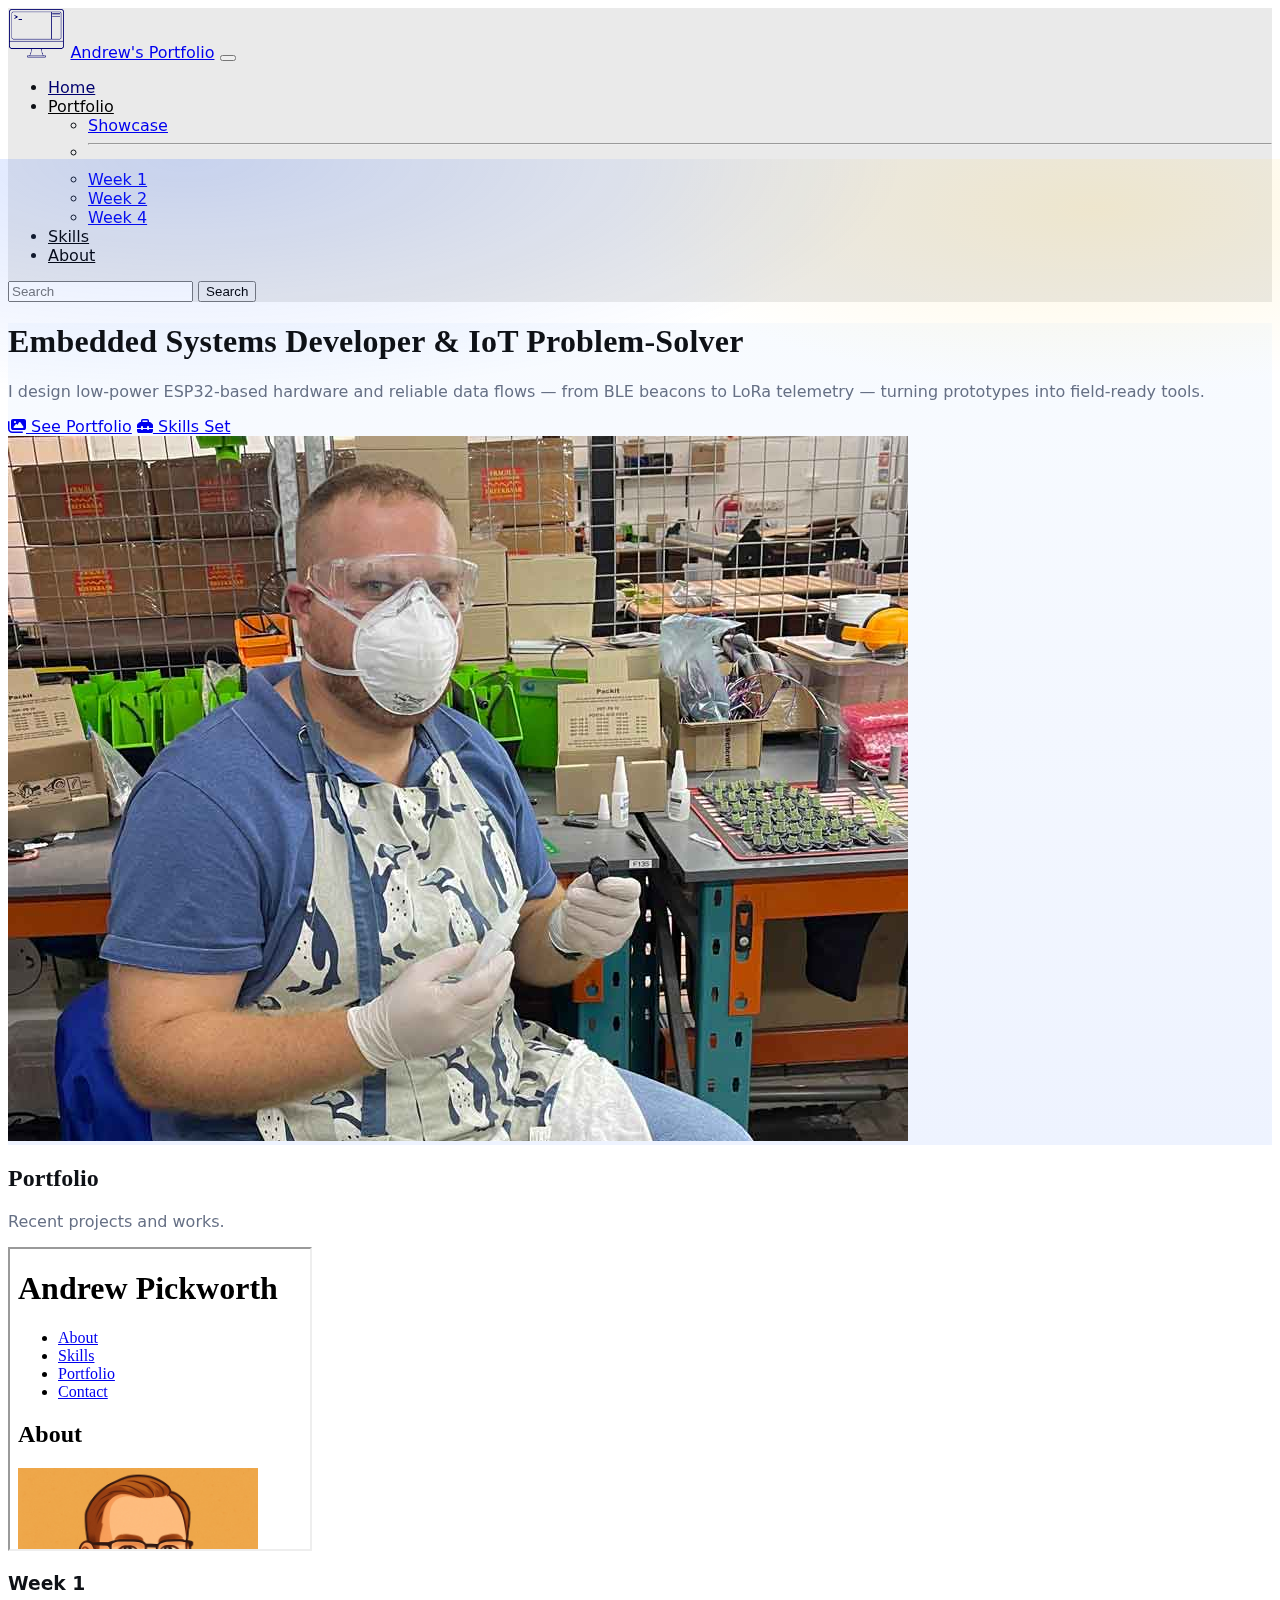
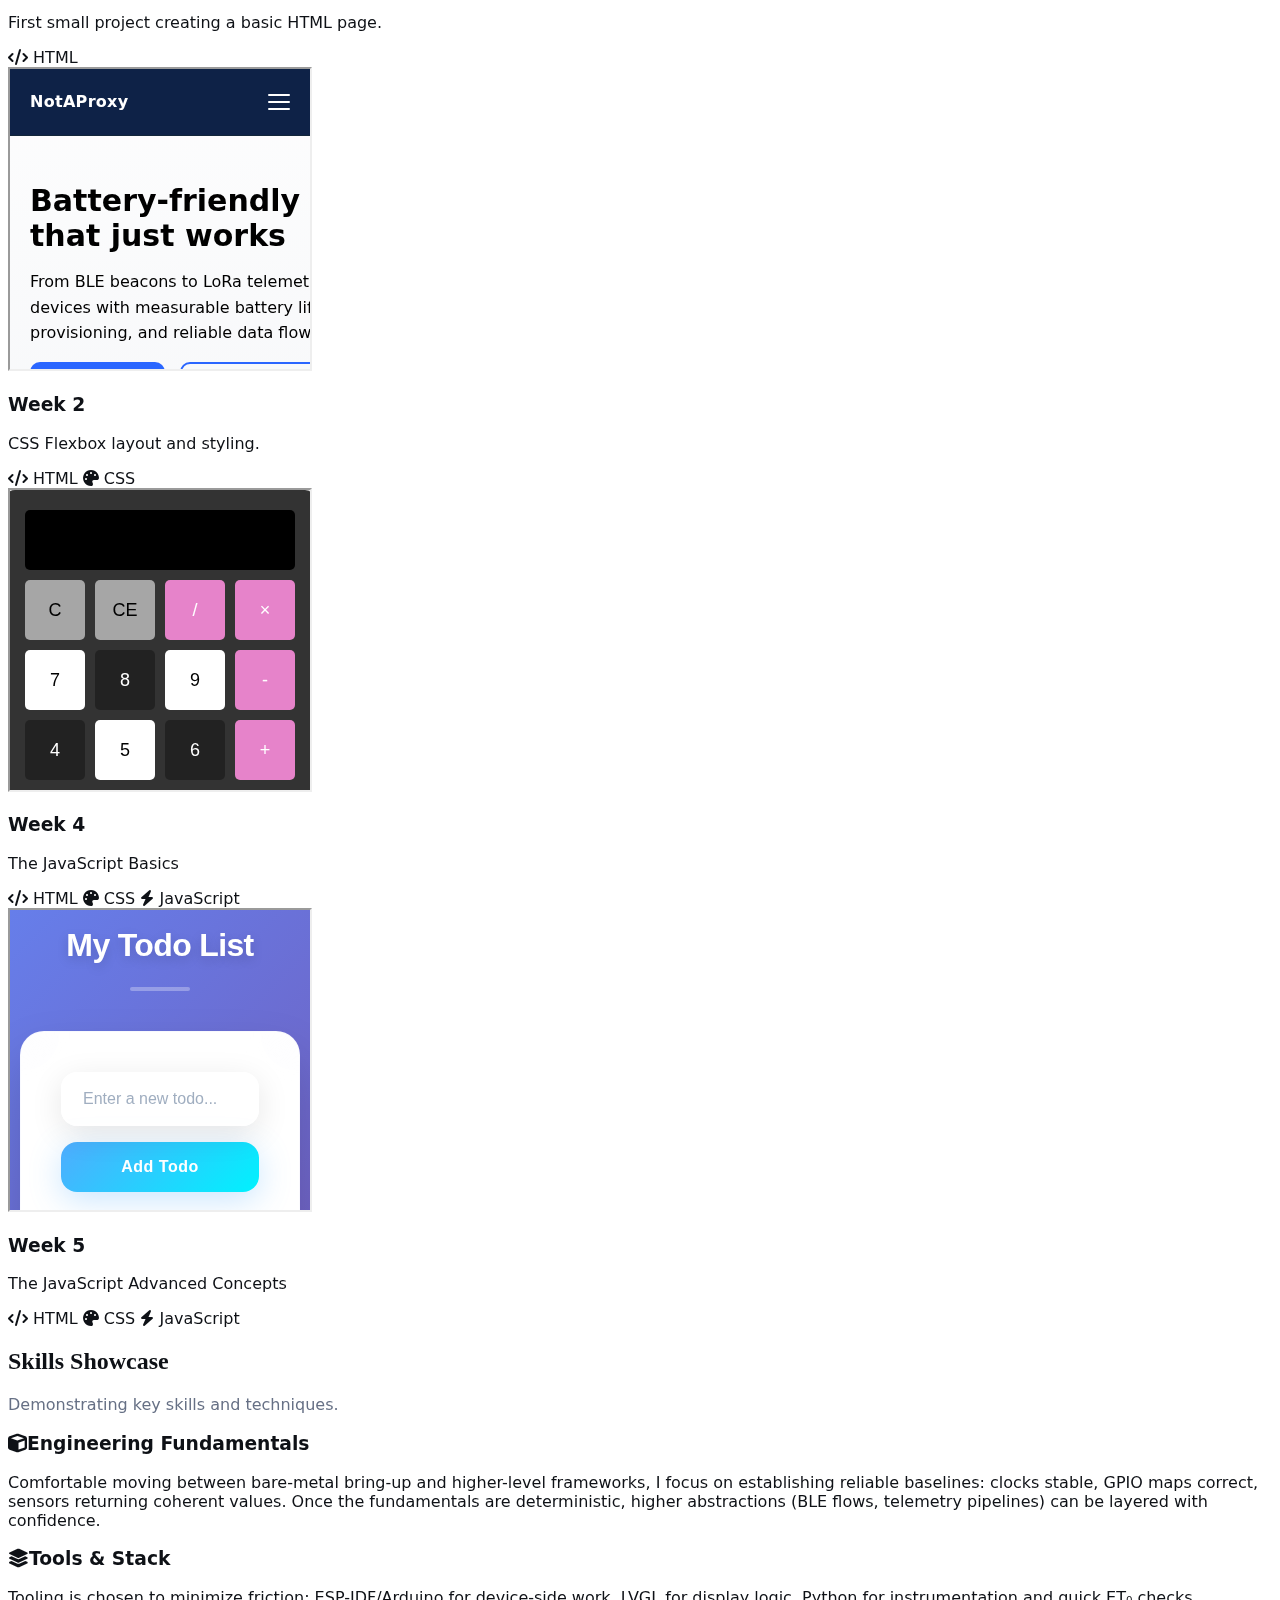
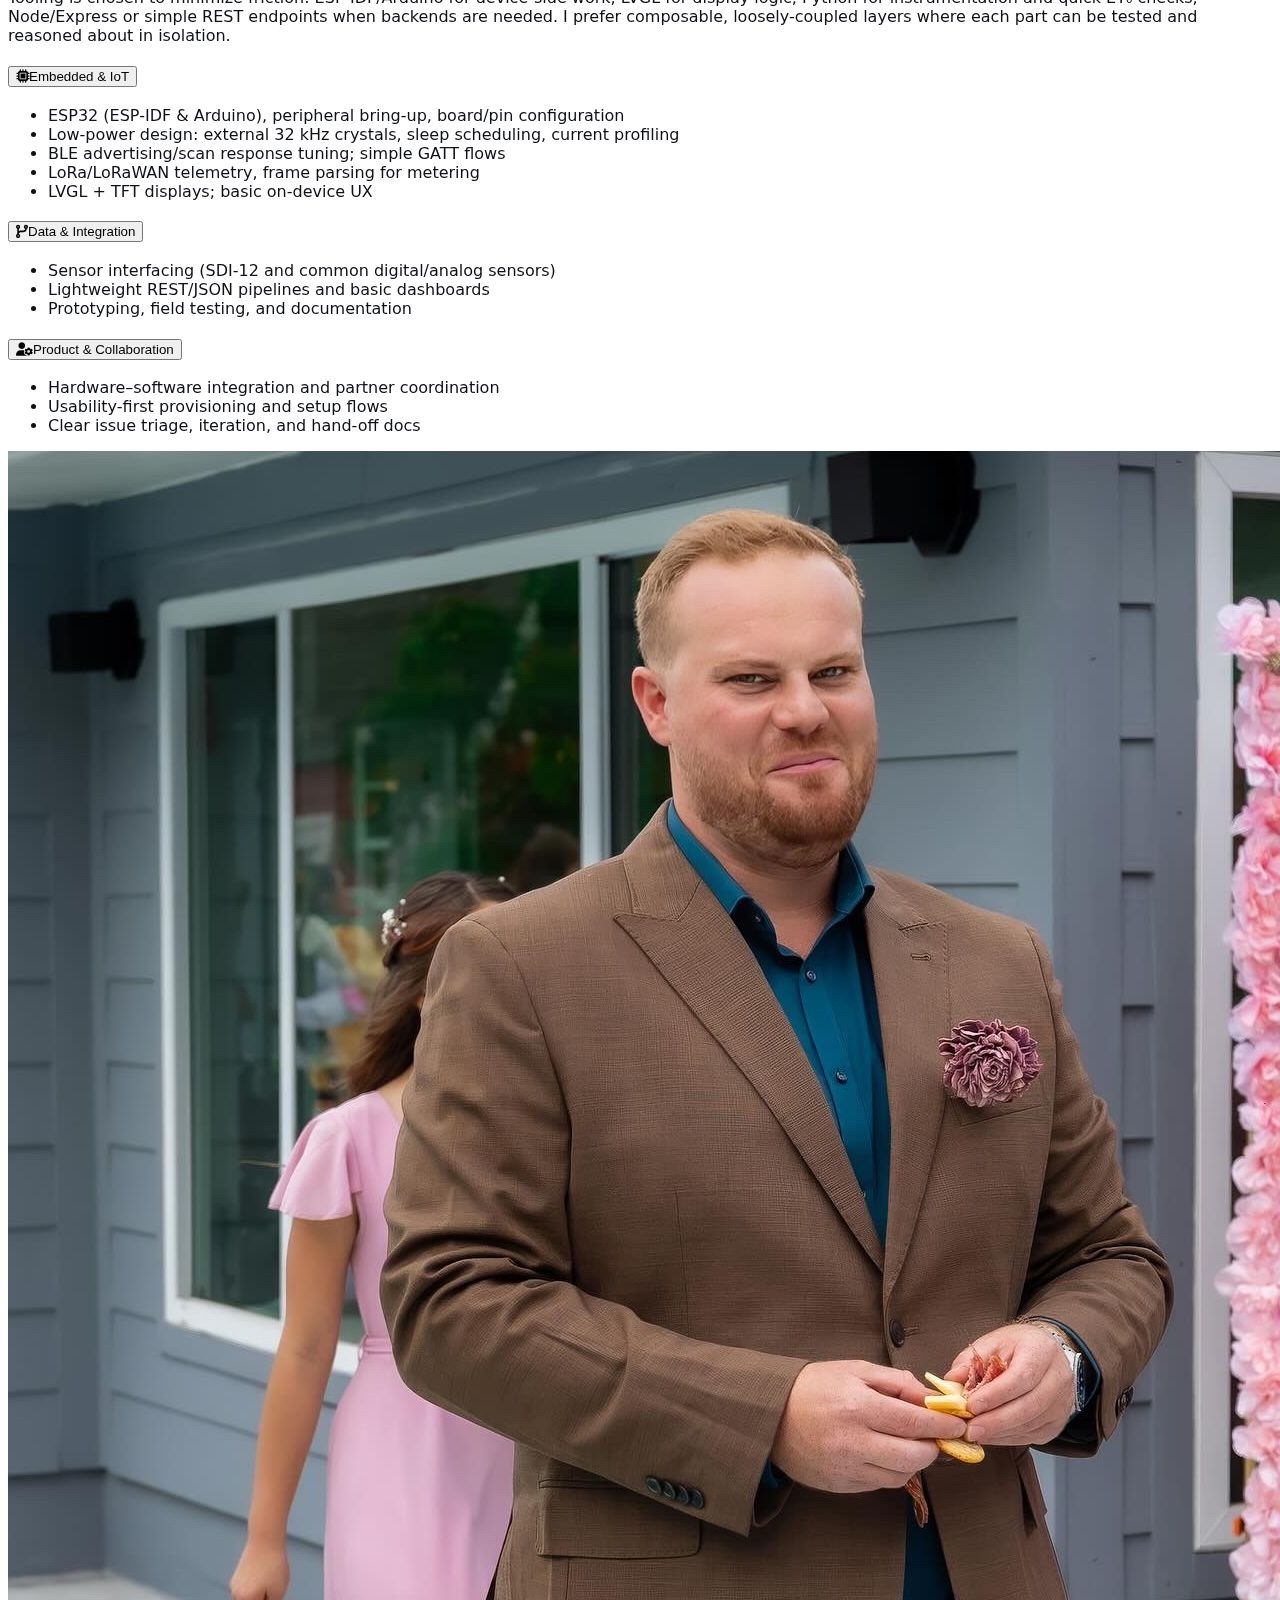
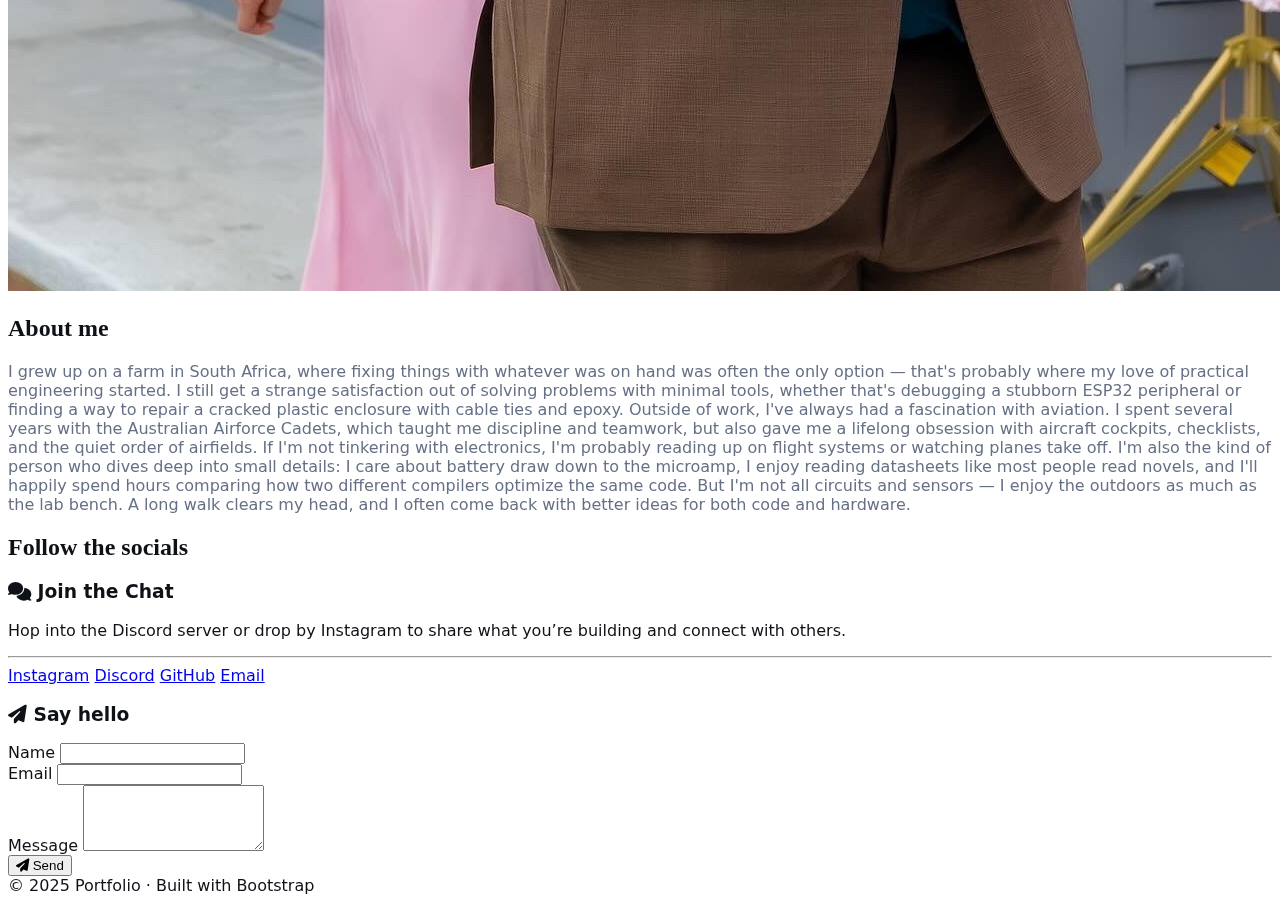
<file: index.html>
<!DOCTYPE html>
<html lang="en">

<head>
  <meta charset="UTF-8">
  <meta name="viewport" content="width=device-width, initial-scale=1.0">
  <title>Code Academy Portfolio</title>
  <meta name="description" content="A portfolio showcasing projects and skills learned from Code Academy Bootcamp.">
  <link href="https://cdn.jsdelivr.net/npm/bootstrap@5.3.8/dist/css/bootstrap.min.css" rel="stylesheet"
    integrity="sha384-sRIl4kxILFvY47J16cr9ZwB07vP4J8+LH7qKQnuqkuIAvNWLzeN8tE5YBujZqJLB" crossorigin="anonymous">
  <link href="https://cdnjs.cloudflare.com/ajax/libs/font-awesome/6.5.2/css/all.min.css" rel="stylesheet"
    referrerpolicy="no-referrer">
  <link href="styles.css" rel="stylesheet">
</head>

<body data-bs-spy="scroll" data-bs-target="#navbarSupportedContent" data-bs-root-margin="0px 0px -30%"
  data-bs-smooth-scroll="true" tabindex="0">

  <header class="sticky-top shadow-sm">
    <nav class="navbar navbar-expand-lg bg-translucent">
      <div class="container-fluid">
        <img src="Logo.gif" height="50" alt="Logo">
        <a class="navbar-brand ms-3" href="#main">Andrew's Portfolio</a>

        <button class="navbar-toggler" type="button" data-bs-toggle="collapse" data-bs-target="#navbarSupportedContent"
          aria-controls="navbarSupportedContent" aria-expanded="false" aria-label="Toggle navigation">
          <span class="navbar-toggler-icon"></span>
        </button>

        <div class="collapse navbar-collapse" id="navbarSupportedContent">
          <ul class="nav nav-tabs ms-auto">
            <li class="nav-item">
              <a class="nav-link active" href="#hero">Home</a>
            </li>
            <li class="nav-item dropdown">
              <a class="nav-link dropdown-toggle" href="#" id="portfolioDropdown" role="button"
                data-bs-toggle="dropdown" aria-expanded="false">
                Portfolio
              </a>
              <ul class="dropdown-menu" aria-labelledby="portfolioDropdown">
                <li><a class="dropdown-item" href="#portfolio">Showcase</a></li>
                <li>
                  <hr class="dropdown-divider">
                </li>
                <li><a class="dropdown-item" href="001-Week/index.html">Week 1</a></li>
                <li><a class="dropdown-item" href="002-Week/index.html">Week 2</a></li>
                <li><a class="dropdown-item" href="004-Week/index.html">Week 4</a></li>
              </ul>
            </li>
            <li class="nav-item">
              <a class="nav-link" href="#skills">Skills</a>
            </li>
            <li class="nav-item">
              <a class="nav-link" href="#about">About</a>
            </li>
          </ul>

          <form id="pageSearch" class="d-flex ms-lg-3 mt-3 mt-lg-0" role="search">
            <input id="searchInput" class="form-control me-2" type="search" placeholder="Search" aria-label="Search">
            <button class="btn btn-outline-success" type="submit">Search</button>
          </form>
        </div>
      </div>
    </nav>
  </header>

  <main id="main" class="mt-3">
    <section id="hero" class="py-5 bg-hero overflow-hidden position-relative">
      <div class="container">
        <div class="row align-items-center g-4">
          <div class="col-lg-6">
            <h1 class="display-5 fw-800 animate-fade-up">Embedded Systems Developer & IoT Problem-Solver</h1>
            <p class="lead text-secondary animate-fade-up delay-1">
              I design low-power ESP32-based hardware and reliable data flows — from BLE beacons to LoRa telemetry —
              turning prototypes into field-ready tools.
            </p>
            <div class="d-flex gap-3 animate-fade-up delay-2">
              <a class="btn btn-primary btn-lg" href="#portfolio"><i class="fa-solid fa-images"></i> See Portfolio</a>
              <a class="btn btn-outline-secondary btn-lg" href="#skills"><i class="fa-solid fa-toolbox"></i> Skills
                Set</a>
            </div>
          </div>
          <div class="col-lg-6 text-center">
            <img class="img-fluid rounded shadow-lg animate-float" src="AndrewMain.jpg"
              alt="Andrew at his workspace, surrounded by electronics and tools.">
          </div>
        </div>
      </div>
    </section>

    <section id="portfolio" class="py-5">
      <div class="container">
        <header class="mb-4">
          <h2 class="h1 fw-800">Portfolio</h2>
          <p class="text-secondary mb-0">Recent projects and works.</p>
        </header>

        <div class="row g-4">
          <article class="col-12 col-md-6 col-lg-4">
            <div class="card h-100 hover-pop">
              <iframe class="card-img-top" src="001-Week/index.html" height="300"
                title="Preview of Week 1 project"></iframe>
              <div class="card-body">
                <h3 class="h5 card-title">Week 1</h3>
                <p class="card-text">First small project creating a basic HTML page.</p>
                <a href="001-Week/index.html" class="stretched-link"></a>
              </div>
              <div class="card-footer bg-transparent border-0 pt-0">
                <span class="badge text-bg-primary"><i class="fa-solid fa-code"></i> HTML</span>
              </div>
            </div>
          </article>

          <article class="col-12 col-md-6 col-lg-4">
            <div class="card h-100 hover-pop">
              <iframe class="card-img-top" src="002-Week/index.html" height="300"
                title="Preview of Week 2 project"></iframe>
              <div class="card-body">
                <h3 class="h5 card-title">Week 2</h3>
                <p class="card-text">CSS Flexbox layout and styling.</p>
                <a href="002-Week/index.html" class="stretched-link"></a>
              </div>
              <div class="card-footer bg-transparent border-0 pt-0">
                <span class="badge text-bg-primary"><i class="fa-solid fa-code"></i> HTML</span>
                <span class="badge text-bg-warning"><i class="fa-solid fa-palette"></i> CSS</span>
              </div>
            </div>
          </article>

          <article class="col-12 col-md-6 col-lg-4">
            <div class="card h-100 hover-pop">
              <iframe class="card-img-top" src="004-Week/index.html" height="300"
                title="Preview of Week 4 project"></iframe>
              <div class="card-body">
                <h3 class="h5 card-title">Week 4</h3>
                <p class="card-text">The JavaScript Basics</p>
                <a href="004-Week/index.html" class="stretched-link"></a>
              </div>
              <div class="card-footer bg-transparent border-0 pt-0">
                <span class="badge text-bg-primary"><i class="fa-solid fa-code"></i> HTML</span>
                <span class="badge text-bg-warning"><i class="fa-solid fa-palette"></i> CSS</span>
                <span class="badge text-bg-success"><i class="fa-solid fa-bolt"></i> JavaScript</span>
              </div>
            </div>
          </article>

          <article class="col-12 col-md-6 col-lg-4">
            <div class="card h-100 hover-pop">
              <iframe class="card-img-top" src="005-Week/index.html" height="300"
                title="Preview of Week 5 project"></iframe>
              <div class="card-body">
                <h3 class="h5 card-title">Week 5</h3>
                <p class="card-text">The JavaScript Advanced Concepts</p>
                <a href="005-Week/index.html" class="stretched-link"></a>
              </div>
              <div class="card-footer bg-transparent border-0 pt-0">
                <span class="badge text-bg-primary"><i class="fa-solid fa-code"></i> HTML</span>
                <span class="badge text-bg-warning"><i class="fa-solid fa-palette"></i> CSS</span>
                <span class="badge text-bg-success"><i class="fa-solid fa-bolt"></i> JavaScript</span>
              </div>
            </div>
          </article>
        </div>
      </div>
    </section>

    <section id="skills" class="py-5 bg-body-tertiary">
      <div class="container">
        <header class="mb-4">
          <h2 class="h1 fw-800">Skills Showcase</h2>
          <p class="text-secondary mb-0">Demonstrating key skills and techniques.</p>
        </header>

        <div class="row g-4">
          <div class="col-lg-6">
            <div class="row g-4">
              <div class="col-12">
                <div class="p-4 rounded-3 border bg-white">
                  <h3 class="h5 mb-2"><i class="fa-solid fa-cube  text-primary me-2"></i>Engineering
                    Fundamentals</h3>
                  <p class="mb-0">Comfortable moving between bare-metal bring-up and higher-level frameworks, I focus on
                    establishing reliable baselines: clocks stable, GPIO maps correct, sensors returning coherent
                    values. Once the fundamentals are deterministic, higher abstractions (BLE flows, telemetry
                    pipelines) can be layered with confidence.</p>
                </div>
              </div>
              <div class="col-12">
                <div class="p-4 rounded-3 border bg-white">
                  <h3 class="h5 mb-2"><i class="fa-solid fa-layer-group text-primary me-2"></i>Tools & Stack</h3>
                  <p class="mb-0">Tooling is chosen to minimize friction: ESP-IDF/Arduino for device-side work, LVGL for
                    display logic, Python for instrumentation and quick ET₀ checks, Node/Express or simple REST
                    endpoints when backends are needed. I prefer composable, loosely-coupled layers where each part can
                    be tested and reasoned about in isolation.</p>
                </div>
              </div>
            </div>
          </div>

          <div class="col-lg-6">
            <div class="accordion" id="tipsAcc">
              <div class="accordion-item">
                <h3 class="accordion-header" id="tip1">
                  <button class="accordion-button" type="button" data-bs-toggle="collapse" data-bs-target="#c1"
                    aria-expanded="true" aria-controls="c1">
                    <i class="fa-solid fa-microchip me-2 text-primary"></i>Embedded & IoT
                  </button>
                </h3>
                <div id="c1" class="accordion-collapse collapse show" aria-labelledby="tip1" data-bs-parent="#tipsAcc">
                  <div class="accordion-body">
                    <ul>
                      <li>ESP32 (ESP-IDF & Arduino), peripheral bring-up, board/pin configuration</li>
                      <li>Low-power design: external 32&nbsp;kHz crystals, sleep scheduling, current profiling</li>
                      <li>BLE advertising/scan response tuning; simple GATT flows</li>
                      <li>LoRa/LoRaWAN telemetry, frame parsing for metering</li>
                      <li>LVGL + TFT displays; basic on-device UX</li>
                    </ul>
                  </div>
                </div>
              </div>

              <div class="accordion-item">
                <h3 class="accordion-header" id="tip2">
                  <button class="accordion-button collapsed" type="button" data-bs-toggle="collapse"
                    data-bs-target="#c2" aria-expanded="false" aria-controls="c2">
                    <i class="fa-solid fa-code-branch me-2 text-primary"></i>Data & Integration
                  </button>
                </h3>
                <div id="c2" class="accordion-collapse collapse" aria-labelledby="tip2" data-bs-parent="#tipsAcc">
                  <div class="accordion-body">
                    <ul>
                      <li>Sensor interfacing (SDI-12 and common digital/analog sensors)</li>
                      <li>Lightweight REST/JSON pipelines and basic dashboards</li>
                      <li>Prototyping, field testing, and documentation</li>
                    </ul>
                  </div>
                </div>
              </div>

              <div class="accordion-item">
                <h3 class="accordion-header" id="tip3">
                  <button class="accordion-button collapsed" type="button" data-bs-toggle="collapse"
                    data-bs-target="#c3" aria-expanded="false" aria-controls="c3">
                    <i class="fa-solid fa-user-gear me-2 text-primary"></i>Product & Collaboration
                  </button>
                </h3>
                <div id="c3" class="accordion-collapse collapse" aria-labelledby="tip3" data-bs-parent="#tipsAcc">
                  <div class="accordion-body">
                    <ul>
                      <li>Hardware–software integration and partner coordination</li>
                      <li>Usability-first provisioning and setup flows</li>
                      <li>Clear issue triage, iteration, and hand-off docs</li>
                    </ul>
                  </div>
                </div>
              </div>
            </div>
          </div>

        </div>
      </div>
    </section>

    <section id="about" class="py-5">
      <div class="container">
        <div class="row g-4 align-items-center">
          <div class="col-md-5 text-center">
            <img class="img-fluid rounded-4 shadow-sm tilt-on-hover" src="AndrewSecondary.jpg"
              alt="Andrew in a fancy shirt, smiling at the camera.">
          </div>
          <div class="col-md-7">
            <h2 class="h1 fw-800">About me</h2>
            <p class="text-secondary">
              I grew up on a farm in South Africa, where fixing things with whatever was on hand was often the only
              option — that's probably where my love of practical engineering started. I still get a strange
              satisfaction out of solving problems with minimal tools, whether that's debugging a stubborn ESP32
              peripheral or finding a way to repair a cracked plastic enclosure with cable ties and epoxy.
              Outside of work, I've always had a fascination with aviation. I spent several years with the Australian
              Airforce Cadets, which taught me discipline and teamwork, but also gave me a lifelong obsession with
              aircraft cockpits, checklists, and the quiet order of airfields. If I'm not tinkering with electronics,
              I'm probably reading up on flight systems or watching planes take off.
              I'm also the kind of person who dives deep into small details: I care about battery draw down to the
              microamp, I enjoy reading datasheets like most people read novels, and I'll happily spend hours comparing
              how two different compilers optimize the same code.
              But I'm not all circuits and sensors — I enjoy the outdoors as much as the lab bench. A long walk clears
              my head, and I often come back with better ideas for both code and hardware.
            </p>
          </div>
        </div>
      </div>
    </section>

    <section id="community" class="py-5 bg-body-tertiary">
      <div class="container">
        <header class="mb-4">
          <h2 class="h1 fw-800">Follow the socials</h2>
        </header>

        <div class="row g-4">
          <div class="col-lg-6">
            <div class="p-4 rounded-3 border bg-white h-100">
              <h3 class="h5 mb-3"><i class="fa-solid fa-comments text-primary me-2"></i> Join the Chat</h3>
              <p class="mb-0">Hop into the Discord server or drop by Instagram to share what you’re building and connect
                with others.</p>
              <hr>
              <a class="btn btn-outline-primary me-3" href="https://www.instagram.com/andrewpickworth">Instagram</a>
              <a class="btn btn-outline-primary me-3" href="https://discord.com/users/362559777865203722">Discord</a>
              <a class="btn btn-outline-primary me-3" href="https://github.com/andrewpickworth">GitHub</a>
              <a class="btn btn-outline-primary" href="mailto:contact@notaproxy.lol">Email</a>
            </div>
          </div>

          <div class="col-lg-6">
            <form class="p-4 rounded-3 border bg-white h-100" action="mailto:contact@notaproxy.lol" method="post"
              enctype="text/plain">
              <h3 class="h5 mb-3"><i class="fa-solid fa-paper-plane text-primary me-2"></i> Say hello</h3>
              <div class="mb-3">
                <label for="name" class="form-label">Name</label>
                <input id="name" name="Name" type="text" class="form-control" required>
              </div>
              <div class="mb-3">
                <label for="email" class="form-label">Email</label>
                <input id="email" name="Email" type="email" class="form-control" required>
              </div>
              <div class="mb-3">
                <label for="message" class="form-label">Message</label>
                <textarea id="message" name="Message" rows="4" class="form-control" required></textarea>
              </div>
              <button type="submit" class="btn btn-primary"><i class="fa-solid fa-paper-plane"></i> Send</button>
            </form>
          </div>
        </div>
      </div>
    </section>

  </main>

  <footer class="py-4 border-top">
    <div class="container small text-center">
      © <span id="year">2025</span> Portfolio · Built with Bootstrap
    </div>
  </footer>

  <script src="https://cdn.jsdelivr.net/npm/bootstrap@5.3.8/dist/js/bootstrap.bundle.min.js"
    integrity="sha384-FKyoEForCGlyvwx9Hj09JcYn3nv7wiPVlz7YYwJrWVcXK/BmnVDxM+D2scQbITxI"
    crossorigin="anonymous"></script>
  <script src="scripty.js"></script>
</body>

</html>
</file>
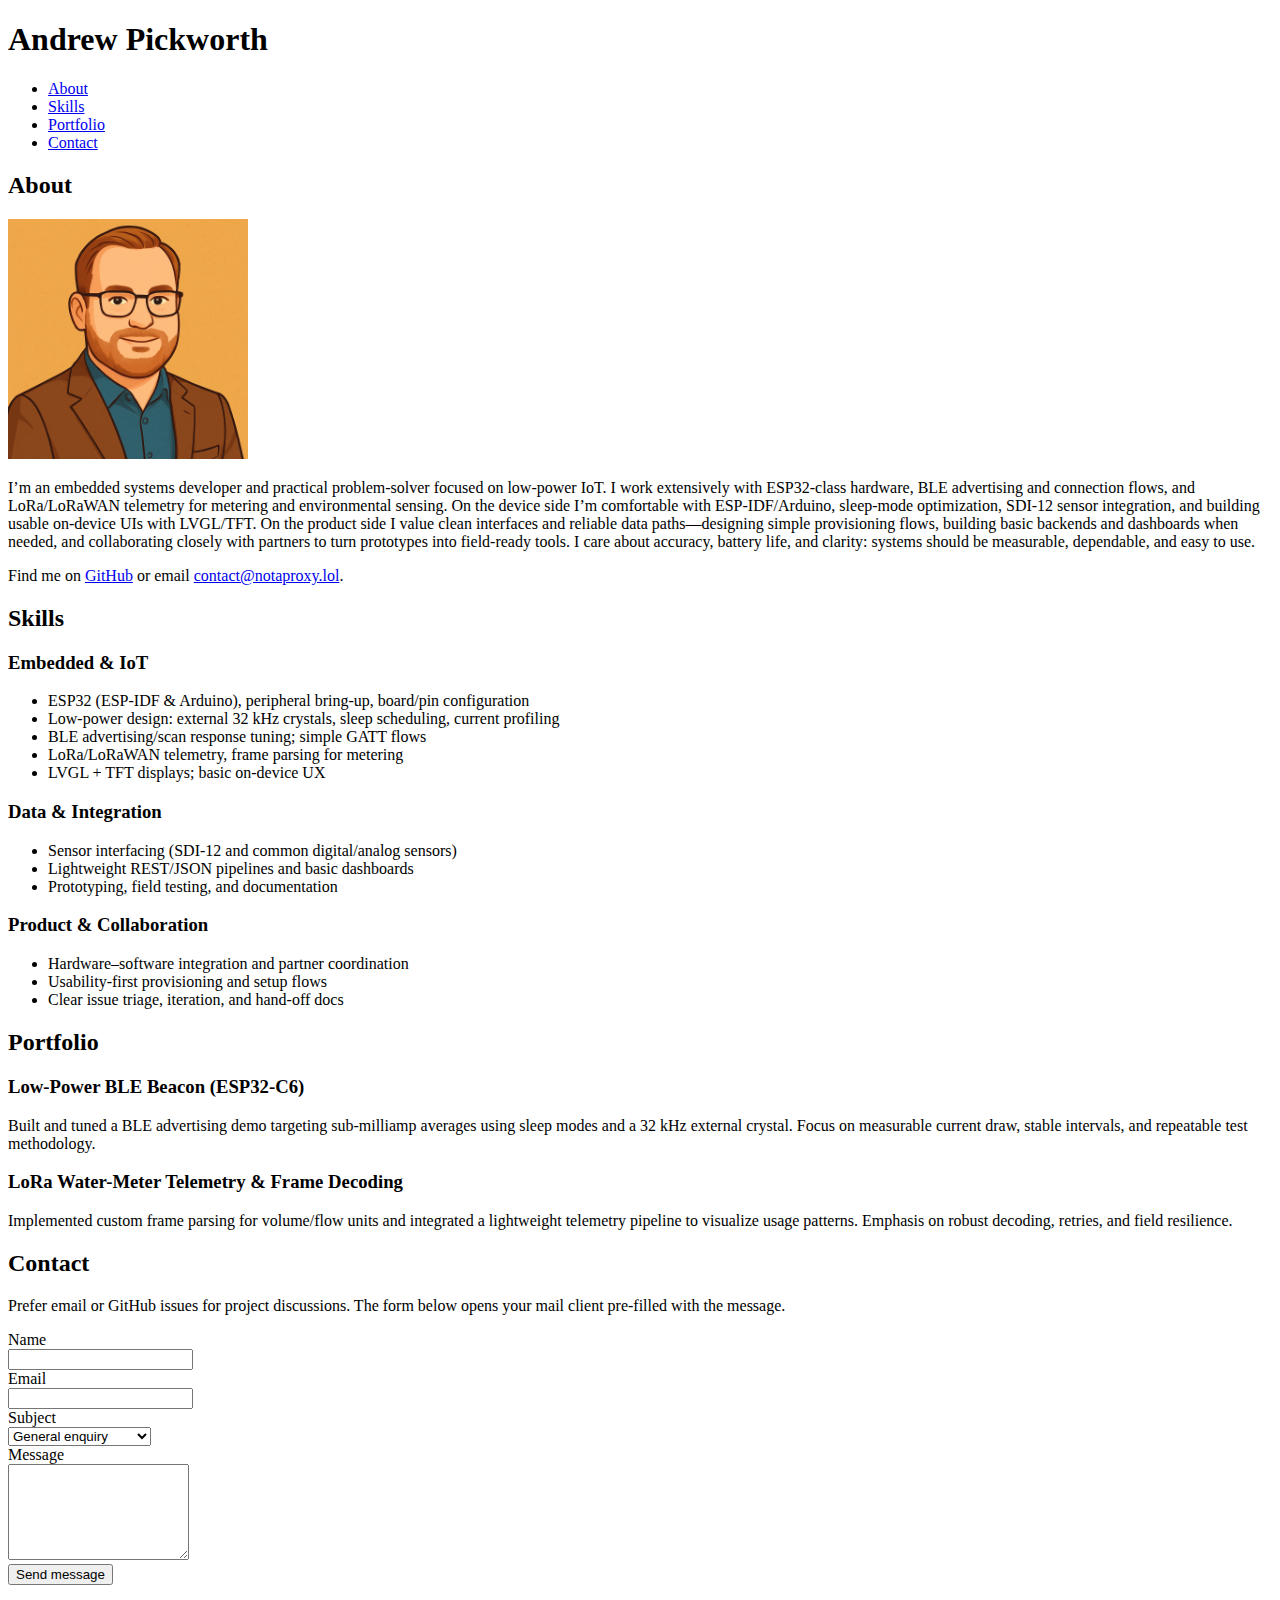
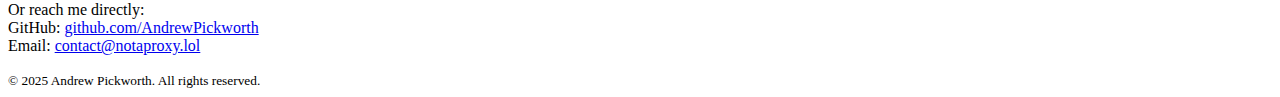
<file: 001-Week/index.html>
<!doctype html>
<html lang="en">
<head>
  <meta charset="utf-8">
  <title>Andrew Pickworth — Personal Bio & Portfolio</title>
  <meta name="viewport" content="width=device-width, initial-scale=1">
  <meta name="description" content="Personal bio and portfolio for Andrew Pickworth: embedded systems, low-power IoT, BLE, LoRa telemetry, and product collaboration. Includes skills, certificates, and contact form.">
</head>
<body>
  <header>
    <h1>Andrew Pickworth</h1>
    <nav aria-label="Primary">
      <ul>
        <li><a href="#about">About</a></li>
        <li><a href="#skills">Skills</a></li>
        <li><a href="#portfolio">Portfolio</a></li>
        <li><a href="#contact">Contact</a></li>
      </ul>
    </nav>
  </header>

  <main id="main" role="main">

    <section id="about" aria-labelledby="about-heading">
      <h2 id="about-heading">About</h2>
      <img src="AndrewProfilePicture.png" alt="Cartoon style headshot of Andrew Pickworth" width="240" height="240">
      <p>
        I’m an embedded systems developer and practical problem-solver focused on low-power IoT. I work extensively with ESP32-class hardware, BLE advertising and connection flows, and LoRa/LoRaWAN telemetry for metering and environmental sensing. 
        On the device side I’m comfortable with ESP-IDF/Arduino, sleep-mode optimization, SDI-12 sensor integration, and building usable on-device UIs with LVGL/TFT. 
        On the product side I value clean interfaces and reliable data paths—designing simple provisioning flows, building basic backends and dashboards when needed, and collaborating closely with partners to turn prototypes into field-ready tools. 
        I care about accuracy, battery life, and clarity: systems should be measurable, dependable, and easy to use.
      </p>
      <p>
        Find me on <a href="https://github.com/AndrewPickworth" target="_blank" rel="noopener">GitHub</a> or email <a href="mailto:contact@notaproxy.lol">contact@notaproxy.lol</a>.
      </p>
    </section>

    <section id="skills" aria-labelledby="skills-heading">
      <h2 id="skills-heading">Skills</h2>

      <article aria-labelledby="skill-embedded">
        <h3 id="skill-embedded">Embedded & IoT</h3>
        <ul>
          <li>ESP32 (ESP-IDF & Arduino), peripheral bring-up, board/pin configuration</li>
          <li>Low-power design: external 32&nbsp;kHz crystals, sleep scheduling, current profiling</li>
          <li>BLE advertising/scan response tuning; simple GATT flows</li>
          <li>LoRa/LoRaWAN telemetry, frame parsing for metering</li>
          <li>LVGL + TFT displays; basic on-device UX</li>
        </ul>
      </article>

      <article aria-labelledby="skill-data">
        <h3 id="skill-data">Data & Integration</h3>
        <ul>
          <li>Sensor interfacing (SDI-12 and common digital/analog sensors)</li>
          <li>Lightweight REST/JSON pipelines and basic dashboards</li>
          <li>Prototyping, field testing, and documentation</li>
        </ul>
      </article>

      <article aria-labelledby="skill-collab">
        <h3 id="skill-collab">Product & Collaboration</h3>
        <ul>
          <li>Hardware–software integration and partner coordination</li>
          <li>Usability-first provisioning and setup flows</li>
          <li>Clear issue triage, iteration, and hand-off docs</li>
        </ul>
      </article>
    </section>
    <section id="portfolio" aria-labelledby="portfolio-heading">
      <h2 id="portfolio-heading">Portfolio</h2>

      <article aria-labelledby="proj-lpble">
        <h3 id="proj-lpble">Low-Power BLE Beacon (ESP32-C6)</h3>
        <p>
          Built and tuned a BLE advertising demo targeting sub-milliamp averages using sleep modes and a 32&nbsp;kHz external crystal. Focus on measurable current draw, stable intervals, and repeatable test methodology.
        </p>
      </article>

      <article aria-labelledby="proj-lora">
        <h3 id="proj-lora">LoRa Water-Meter Telemetry & Frame Decoding</h3>
        <p>
          Implemented custom frame parsing for volume/flow units and integrated a lightweight telemetry pipeline to visualize usage patterns. Emphasis on robust decoding, retries, and field resilience.
        </p>
      </article>
    </section>

    <section id="contact" aria-labelledby="contact-heading">
      <h2 id="contact-heading">Contact</h2>
      <p>
        Prefer email or GitHub issues for project discussions. The form below opens your mail client pre-filled with the message.
      </p>
      <form action="mailto:contact@notaproxy.lol" method="post" enctype="text/plain">
        <div>
          <label for="name">Name</label><br>
          <input id="name" name="name" type="text" required>
        </div>
        <div>
          <label for="email">Email</label><br>
          <input id="email" name="email" type="email" required>
        </div>
        <div>
          <label for="subject">Subject</label><br>
          <select id="subject" name="subject">
            <option value="General enquiry">General enquiry</option>
            <option value="Project collaboration">Project collaboration</option>
            <option value="Speaking/mentoring">Speaking/mentoring</option>
          </select>
        </div>
        <div>
          <label for="message">Message</label><br>
          <textarea id="message" name="message" rows="6" required></textarea>
        </div>
        <button type="submit" formaction="mailto:contact@notaproxy.lol">Send message</button>
      </form>

      <p>
        Or reach me directly:<br>
        GitHub: <a href="https://github.com/AndrewPickworth" target="_blank" rel="noopener">github.com/AndrewPickworth</a><br>
        Email: <a href="mailto:contact@notaproxy.lol">contact@notaproxy.lol</a>
      </p>
    </section>
  </main>

  <footer>
    <small>© <span id="year">2025</span> Andrew Pickworth. All rights reserved.</small>
  </footer>
</body>
</html>
</file>
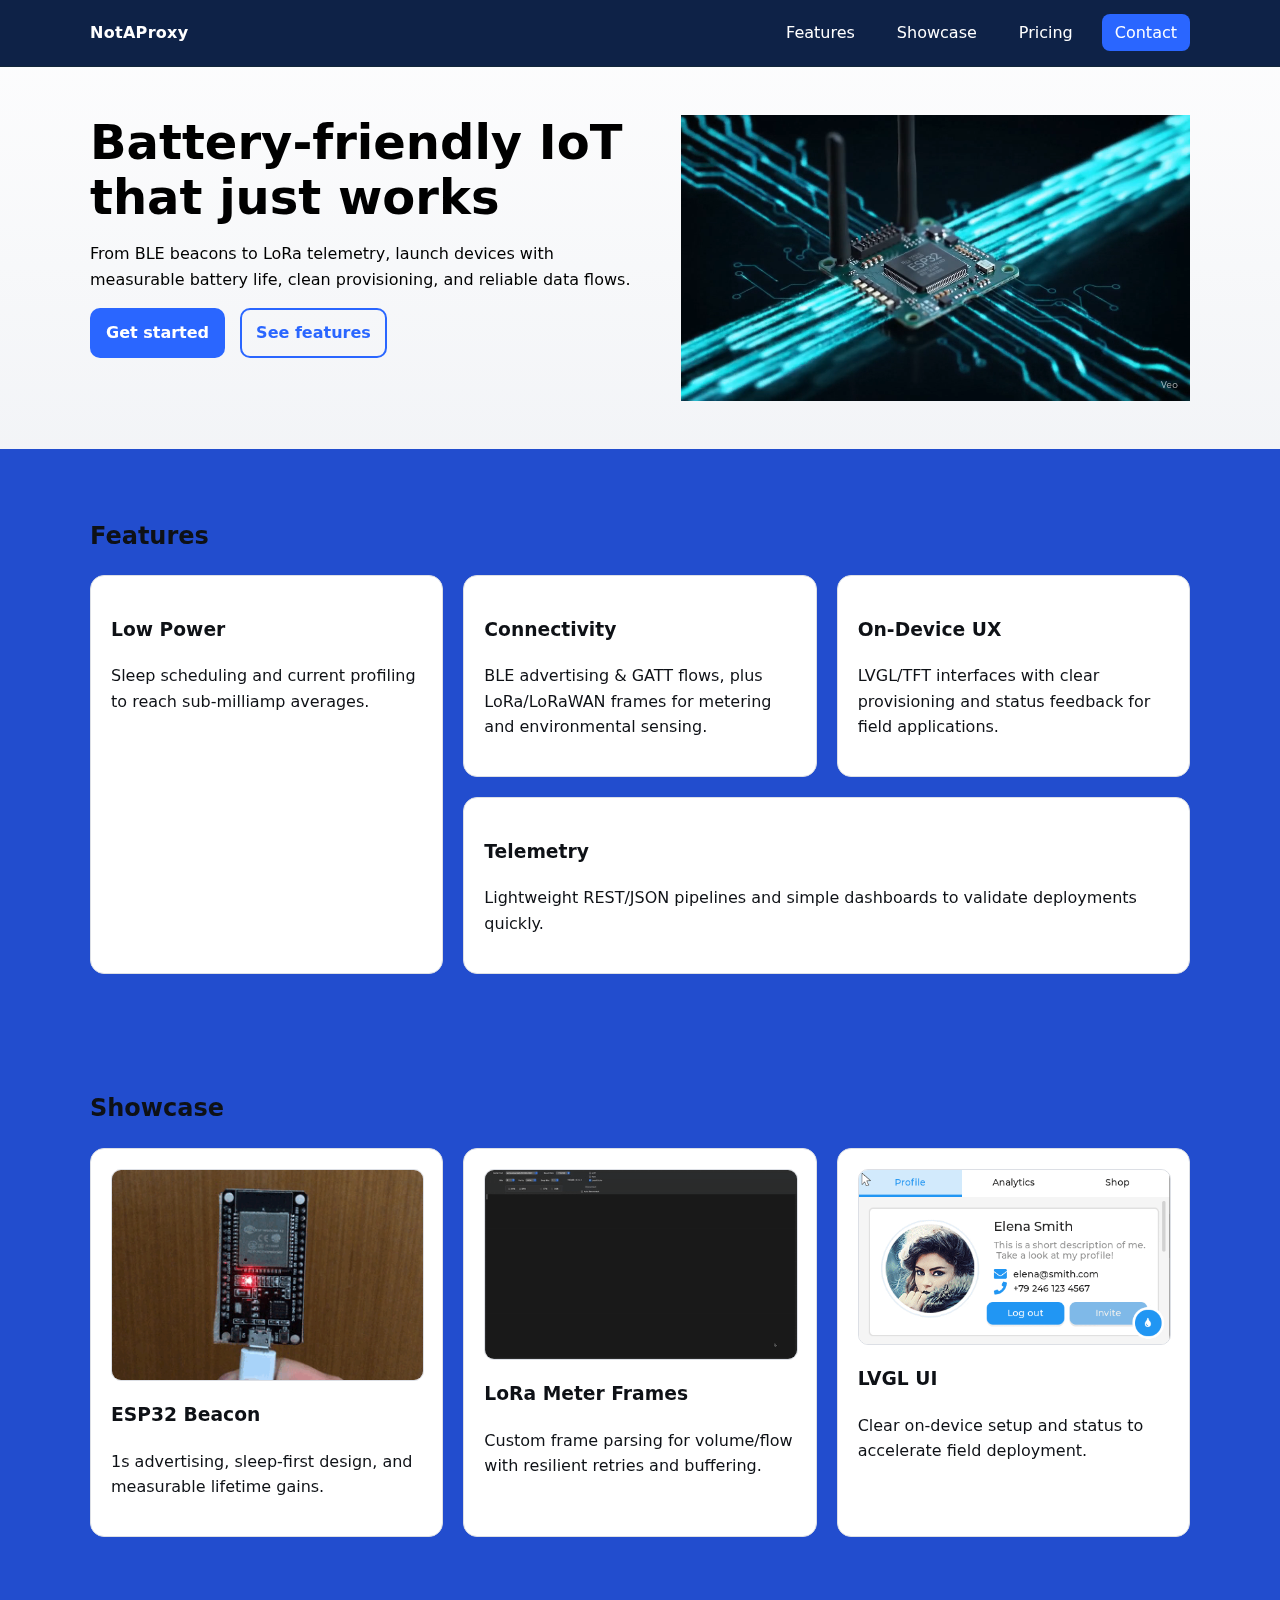
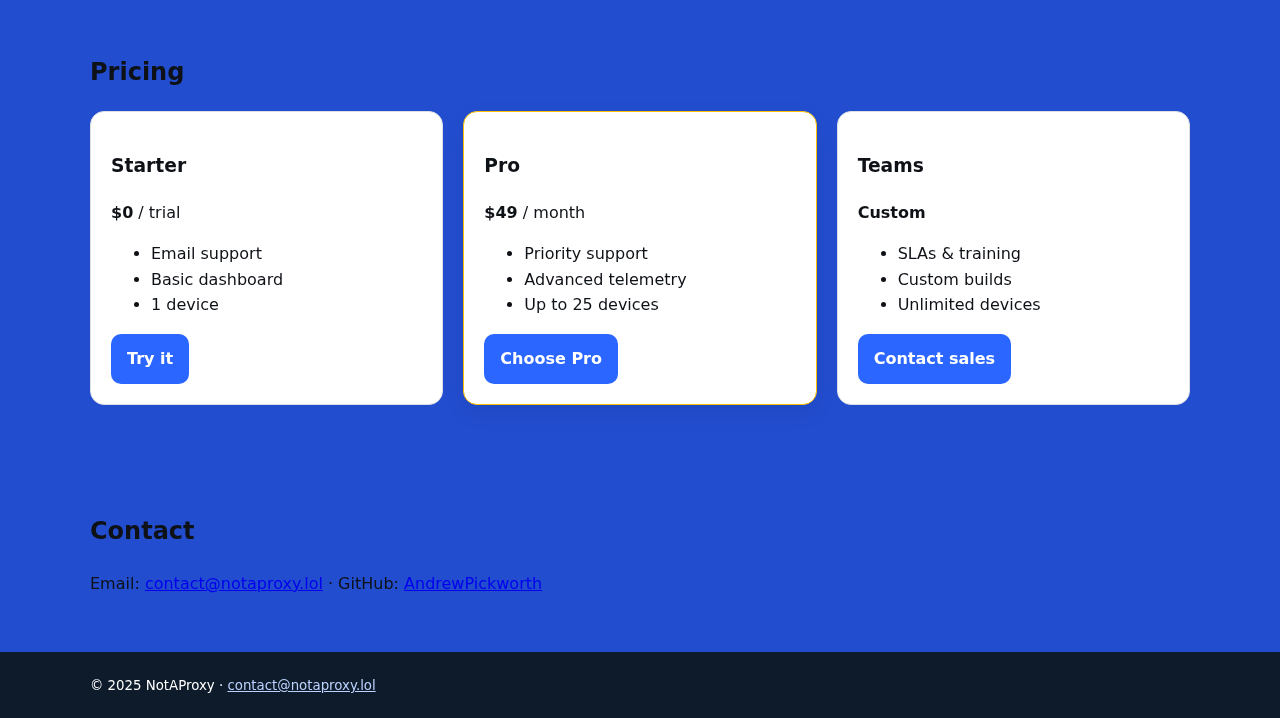
<file: 002-Week/index.html>
<!doctype html>
<html lang="en">
<head>
  <meta charset="utf-8">
  <title>NotAProxy — Simple IoT Landing</title>
  <meta name="description" content="Low-power IoT solutions and telemetry integrations. Discover features, pricing, and get in touch.">
  <meta name="viewport" content="width=device-width, initial-scale=1">
  <link href="styles.css" rel="stylesheet">
</head>
<body>
  <!-- CSS-only theme toggle (checkbox hack) -->
  <input type="checkbox" id="theme-toggle" class="visually-hidden" aria-hidden="true">
  <!-- CSS-only mobile nav toggle -->
  <input type="checkbox" id="nav-toggle" class="visually-hidden" aria-hidden="true">

  <!-- Semantic header + nav -->
  <header class="site-header">
    <div class="container header-inner">
      <a class="brand" href="#">NotAProxy</a>

      <!-- Mobile hamburger (CSS only) -->
      <label for="nav-toggle" class="hamburger" aria-label="Toggle navigation" aria-controls="primary-nav" aria-expanded="false">
        <span></span><span></span><span></span>
      </label>

      <nav id="primary-nav" aria-label="Primary">
        <ul class="nav">
          <li><a href="#features">Features</a></li>
          <li><a href="#showcase">Showcase</a></li>
          <li><a href="#pricing">Pricing</a></li>
          <li><a class="cta-link" href="#contact">Contact</a></li>
        </ul>
      </nav>

      </div>
  </header>

  <!-- Hero (compelling headline + CTA) -->
  <section class="hero" role="region" aria-labelledby="hero-title">
    <div class="container hero-grid">
      <div class="hero-copy">
        <h1 id="hero-title">Battery-friendly IoT that just works</h1>
        <p>From BLE beacons to LoRa telemetry, launch devices with measurable battery life, clean provisioning, and reliable data flows.</p>
        <a class="btn" href="#contact">Get started</a>
        <a class="btn btn-ghost" href="#features">See features</a>
      </div>
      <video id="hero-video" autoplay muted loop playsinline aria-label="A video showcasing IoT devices in action"><source src="BannerMedia.mp4" type="video/mp4">Your browser does not support the video tag.</video>
    </div>
  </section>

  <main>
    <!-- Section 1: Features (Grid layout with named areas) -->
    <section id="features" class="features" aria-labelledby="features-title">
      <div class="container">
        <h2 id="features-title">Features</h2>
        <div class="features-grid">
          <article class="card feature-a">
            <h3>Low Power</h3>
            <p>Sleep scheduling and current profiling to reach sub-milliamp averages.</p>
          </article>
          <article class="card feature-b">
            <h3>Connectivity</h3>
            <p>BLE advertising &amp; GATT flows, plus LoRa/LoRaWAN frames for metering and environmental sensing.</p>
          </article>
          <article class="card feature-c">
            <h3>On-Device UX</h3>
            <p>LVGL/TFT interfaces with clear provisioning and status feedback for field applications.</p>
          </article>
          <article class="card feature-d">
            <h3>Telemetry</h3>
            <p>Lightweight REST/JSON pipelines and simple dashboards to validate deployments quickly.</p>
          </article>
        </div>
      </div>
    </section>

    <!-- Section 2: Showcase (Flex layout) -->
    <section id="showcase" class="showcase" aria-labelledby="showcase-title">
      <div class="container">
        <h2 id="showcase-title">Showcase</h2>
        <div class="cards">
          <article class="card">
            <img src="ESP32BlinkGif.gif" alt="A compact ESP32 device prototype on a desk">
            <h3>ESP32 Beacon</h3>
            <p>1s advertising, sleep-first design, and measurable lifetime gains.</p>
          </article>
          <article class="card">
            <img src="MeterGif.gif" alt="A chart of water usage received from LoRa meters">
            <h3>LoRa Meter Frames</h3>
            <p>Custom frame parsing for volume/flow with resilient retries and buffering.</p>
          </article>
          <article class="card">
            <img src="LVGL.gif" alt="LVGL UI on a small TFT display">
            <h3>LVGL UI</h3>
            <p>Clear on-device setup and status to accelerate field deployment.</p>
          </article>
        </div>
      </div>
    </section>

    <!-- Section 3: Pricing (Flexbox) -->
    <section id="pricing" class="pricing" aria-labelledby="pricing-title">
      <div class="container">
        <h2 id="pricing-title">Pricing</h2>
        <div class="tiers">
          <article class="card">
            <h3>Starter</h3>
            <p><strong>$0</strong> / trial</p>
            <ul>
              <li>Email support</li>
              <li>Basic dashboard</li>
              <li>1 device</li>
            </ul>
            <a class="btn" href="#contact">Try it</a>
          </article>
          <article class="card highlight">
            <h3>Pro</h3>
            <p><strong>$49</strong> / month</p>
            <ul>
              <li>Priority support</li>
              <li>Advanced telemetry</li>
              <li>Up to 25 devices</li>
            </ul>
            <a class="btn" href="#contact">Choose Pro</a>
          </article>
          <article class="card">
            <h3>Teams</h3>
            <p><strong>Custom</strong></p>
            <ul>
              <li>SLAs &amp; training</li>
              <li>Custom builds</li>
              <li>Unlimited devices</li>
            </ul>
            <a class="btn" href="#contact">Contact sales</a>
          </article>
        </div>
      </div>
    </section>

    <!-- Contact (simple info block) -->
    <section id="contact" class="contact" aria-labelledby="contact-title">
      <div class="container">
        <h2 id="contact-title">Contact</h2>
        <p>Email: <a href="mailto:contact@notaproxy.lol">contact@notaproxy.lol</a> · GitHub: <a href="https://github.com/AndrewPickworth" target="_blank" rel="noopener">AndrewPickworth</a></p>
      </div>
    </section>
  </main>

  <!-- Footer -->
  <footer class="site-footer">
    <div class="container">
      <small>© <span id="year">2025</span> NotAProxy · <a href="mailto:contact@notaproxy.lol">contact@notaproxy.lol</a></small>
    </div>
  </footer>
</body>
</html>
</file>
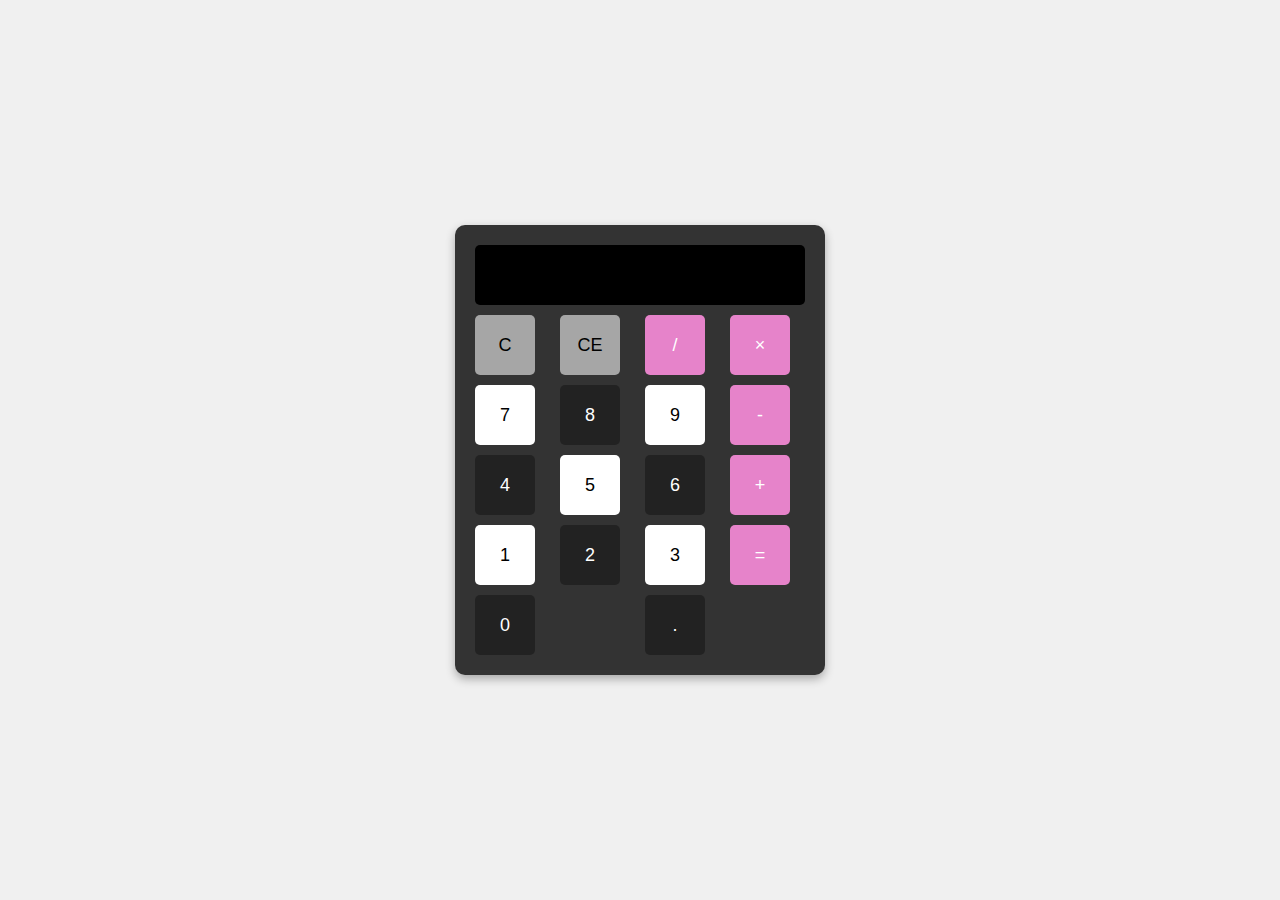
<file: 004-Week/index.html>
<!DOCTYPE html>
<html lang="en">
  <head>
    <meta charset="UTF-8" />
    <meta name="viewport" content="width=device-width, initial-scale=1.0" />
    <title>JavaScript Calculator</title>
    <link rel="stylesheet" href="style.css" />
  </head>
  <body>
    <div class="calculator">
      <!-- DO NOT MODIFY THIS FILE -->
      <!-- THIS CODE IS USED BY script.js -->
      <!-- Note this code has been written in a way to minimize javascript dom interactions since that has not yet been covered. -->
      <input type="text" class="display" id="display" readonly />

      <div class="buttons">
        <!-- Row 1 -->
        <button class="clear" onclick="handleInput('C')">C</button>
        <button class="clear" onclick="handleInput('CE')">CE</button>
        <button class="operator" onclick="handleInput('/')">/</button>
        <button class="operator" onclick="handleInput('*')">×</button>

        <!-- Row 2 -->
        <button class="number1" onclick="handleInput('7')">7</button>
        <button class="number2" onclick="handleInput('8')">8</button>
        <button class="number1" onclick="handleInput('9')">9</button>
        <button class="operator" onclick="handleInput('-')">-</button>

        <!-- Row 3 -->
        <button class="number2" onclick="handleInput('4')">4</button>
        <button class="number1" onclick="handleInput('5')">5</button>
        <button class="number2" onclick="handleInput('6')">6</button>
        <button class="operator" onclick="handleInput('+')">+</button>

        <!-- Row 4 -->
        <button class="number1" onclick="handleInput('1')">1</button>
        <button class="number2" onclick="handleInput('2')">2</button>
        <button class="number1" onclick="handleInput('3')">3</button>
        <button class="equals" onclick="handleInput('=')" rowspan="2">=</button>

        <!-- Row 5 -->
        <button
          class="number2"
          onclick="handleInput('0')"
          style="grid-column: span 2"
        >
          0
        </button>
        <!-- Uncomment this section if  adding decimals for stretch goal -->
        <button class="decimal" onclick="handleInput('.')">.</button>
      </div>
    </div>

    <script src="script.js"></script>
  </body>
</html>
</file>
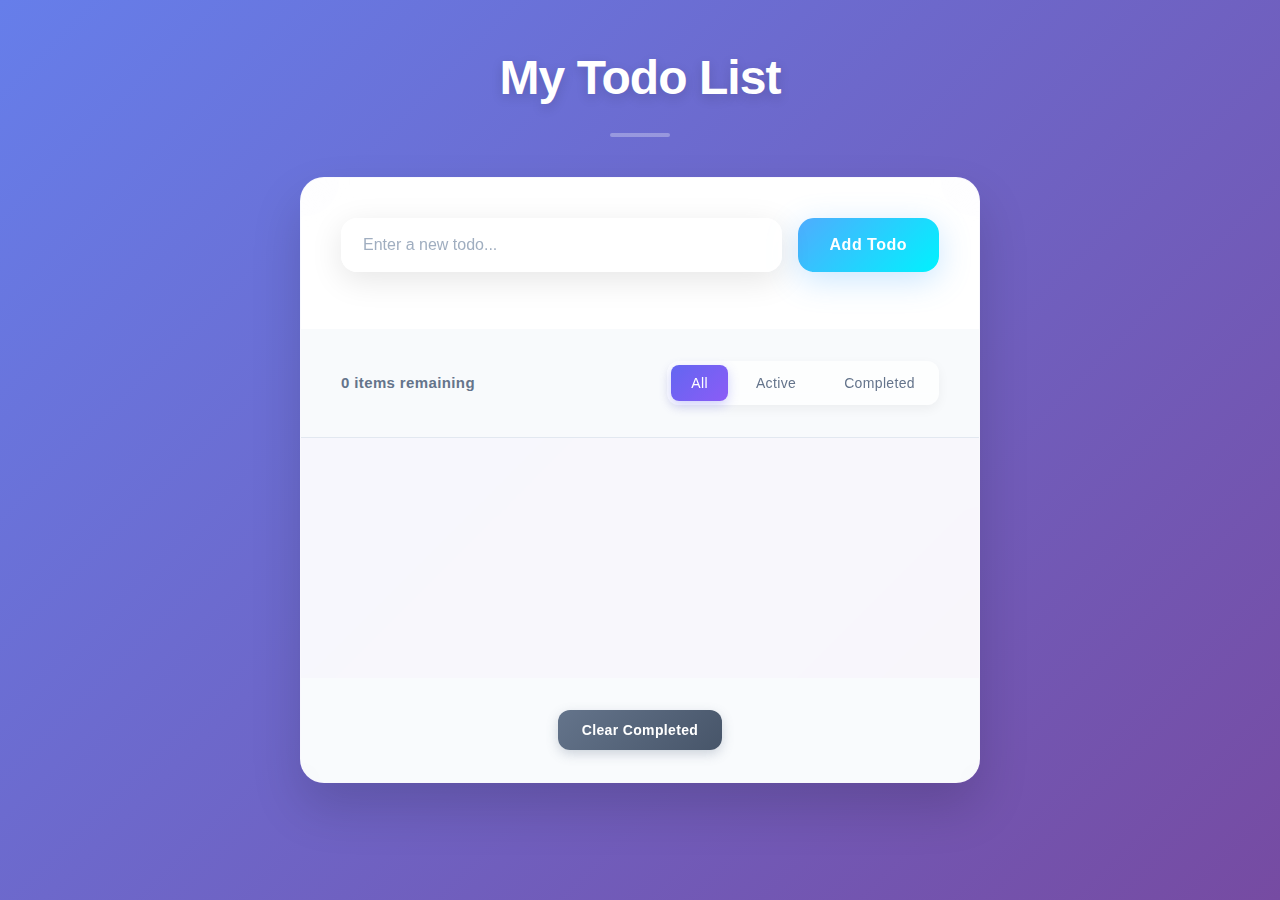
<file: 005-Week/index.html>
<!DOCTYPE html>
<html lang="en">
  <head>
    <meta charset="UTF-8" />
    <meta name="viewport" content="width=device-width, initial-scale=1.0" />
    <title>Todo List App</title>
    <link rel="stylesheet" href="styles.css" />
    <script src="script.js" defer></script>
  </head>
  <body>
    <header>
      <h1>My Todo List</h1>
    </header>

    <main>
      <section class="todo-input-section">
        <form id="todo-form" class="todo-form">
          <div class="input-group">
            <input
              type="text"
              id="todo-input"
              placeholder="Enter a new todo..."
              aria-label="New todo item"
            />
            <button type="button" class="add-btn">Add Todo</button>
          </div>
          <div id="error-message" class="error-message" role="alert"></div>
        </form>
      </section>

      <section class="todo-list-section">
        <div class="todo-controls">
          <span id="todo-count">0 items remaining</span>
          <div class="filter-buttons">
            <button class="filter-btn active" data-filter="all">All</button>
            <button class="filter-btn" data-filter="active">Active</button>
            <button class="filter-btn" data-filter="completed">
              Completed
            </button>
          </div>
        </div>

        <ul id="todo-list" class="todo-list">
          <!-- Dynamic todo items will be inserted here -->
        </ul>

        <div class="list-actions">
          <button id="clear-completed" class="clear-btn">
            Clear Completed
          </button>
        </div>
      </section>
    </main>
  </body>
</html>
</file>
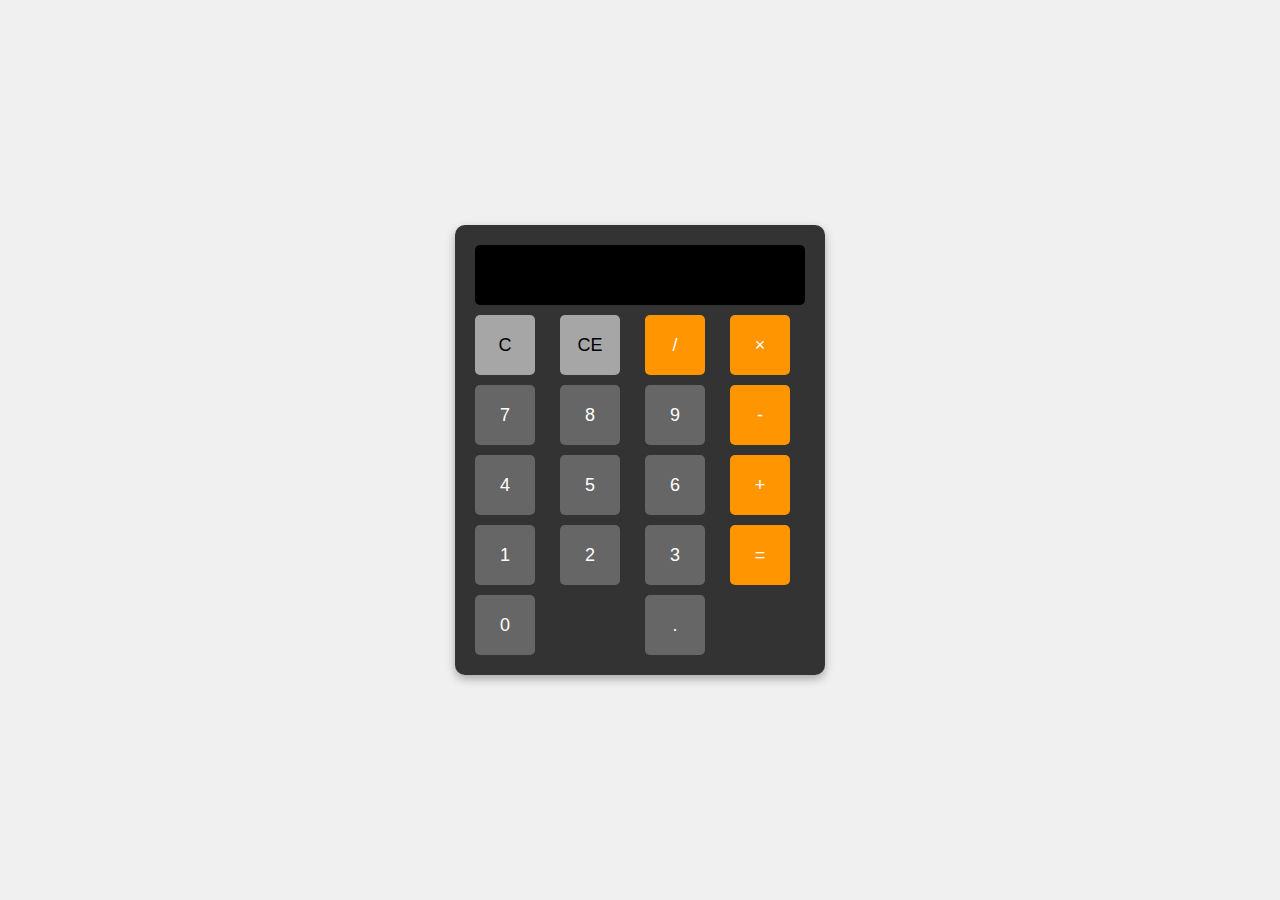
<file: 004-Week/calculator/index.html>
<!DOCTYPE html>
<html lang="en">
  <head>
    <meta charset="UTF-8" />
    <meta name="viewport" content="width=device-width, initial-scale=1.0" />
    <title>JavaScript Calculator</title>
    <link rel="stylesheet" href="style.css" />
  </head>
  <body>
    <div class="calculator">
      <!-- DO NOT MODIFY THIS FILE -->
      <!-- THIS CODE IS USED BY script.js -->
      <!-- Note this code has been written in a way to minimize javascript dom interactions since that has not yet been covered. -->
      <input type="text" class="display" id="display" readonly />

      <div class="buttons">
        <!-- Row 1 -->
        <button class="clear" onclick="handleInput('C')">C</button>
        <button class="clear" onclick="handleInput('CE')">CE</button>
        <button class="operator" onclick="handleInput('/')">/</button>
        <button class="operator" onclick="handleInput('*')">×</button>

        <!-- Row 2 -->
        <button class="number" onclick="handleInput('7')">7</button>
        <button class="number" onclick="handleInput('8')">8</button>
        <button class="number" onclick="handleInput('9')">9</button>
        <button class="operator" onclick="handleInput('-')">-</button>

        <!-- Row 3 -->
        <button class="number" onclick="handleInput('4')">4</button>
        <button class="number" onclick="handleInput('5')">5</button>
        <button class="number" onclick="handleInput('6')">6</button>
        <button class="operator" onclick="handleInput('+')">+</button>

        <!-- Row 4 -->
        <button class="number" onclick="handleInput('1')">1</button>
        <button class="number" onclick="handleInput('2')">2</button>
        <button class="number" onclick="handleInput('3')">3</button>
        <button class="equals" onclick="handleInput('=')" rowspan="2">=</button>

        <!-- Row 5 -->
        <button
          class="number"
          onclick="handleInput('0')"
          style="grid-column: span 2"
        >
          0
        </button>
        <!-- Uncomment this section if  adding decimals for stretch goal -->
        <button class="decimal" onclick="handleInput('.')">.</button>
      </div>
    </div>

    <script src="script.js"></script>
  </body>
</html>
</file>
<file: styles.css>
.bg-translucent {
  background-color: rgba(230, 230, 230, .85) !important
}

.navbar .nav-link {
  color: #000 !important
}

.navbar .nav-link.active {
  color: #00006e !important
}

mark[data-search-highlight] {
  background: yellow;
  padding: 0 2px
}

.hover-pop {
  transition: transform .25s ease, box-shadow .25s ease
}

.hover-pop:hover {
  transform: translateY(-5px) scale(1.03);
  box-shadow: var(--bs-box-shadow-lg)
}

:root {
  --ink: #0e1116;
  --muted: #667085;
  --accent: #ffd34d
}

:root {
  --font-sans: "Inter", system-ui, -apple-system, Segoe UI, Roboto, Helvetica, Arial, sans-serif;
  --font-serif: "Playfair Display", Georgia, serif
}

html,
body {
  font-family: var(--font-sans);
  color: var(--ink)
}

h1,
h2,
.display-5 {
  font-family: var(--font-serif)
}

.fw-800 {
  font-weight: 800
}

.text-secondary {
  color: var(--muted) !important
}

.bg-hero {
  background: linear-gradient(180deg, #f8fbff 0%, #eef3ff 100%);
  position: relative;
  isolation: isolate
}

.bg-hero::before {
  content: "";
  position: absolute;
  inset: -20% -10% auto -10%;
  height: 60%;
  background: radial-gradient(1200px 400px at 20% 0%, rgba(42, 102, 255, .18), transparent 60%), radial-gradient(800px 300px at 80% 10%, rgba(255, 211, 77, .18), transparent 60%);
  z-index: -1;
  animation: bg-sway 12s ease-in-out infinite alternate
}

@keyframes bg-sway {
  0% {
    transform: translateY(0)
  }

  100% {
    transform: translateY(10px)
  }
}

.animate-float {
  animation: float 8s ease-in-out infinite
}

@keyframes float {
  0% {
    transform: translateY(0)
  }

  50% {
    transform: translateY(-6px)
  }

  100% {
    transform: translateY(0)
  }
}

.tilt-on-hover {
  transition: transform .25s ease
}

.tilt-on-hover:hover {
  transform: rotate(-1.5deg) scale(1.01)
}

@keyframes fade-up {
  from {
    opacity: 0;
    transform: translateY(12px)
  }

  to {
    opacity: 1;
    transform: translateY(0)
  }
}

.animate-fade-up {
  animation: fade-up .6s ease both
}

.delay-1 {
  animation-delay: .12s
}

.delay-2 {
  animation-delay: .24s
}

nav .nav-link:is(:hover, :focus) {
  text-decoration: underline
}

section>header h2::after {
  content: "";
  display: block;
  width: 64px;
  height: 3px;
  background: var(--brand);
  margin-top: .5rem;
  border-radius: 2px
}

@media (prefers-reduced-motion:reduce) {
  * {
    animation: none !important;
    transition: none !important
  }
}

@media (min-width:992px) {
  .display-5 {
    letter-spacing: .2px
  }
}

section:target {
  outline: 2px solid var(--brand);
  outline-offset: 6px
}
</file>
<file: 002-Week/styles.css>
/* -------------------------------------------------------
   Variables + base
-------------------------------------------------------- */
:root{
  --max: 1100px;
  --space: 16px;
  --radius: 14px;

  /* Light theme */
  --ink: #0e1116;
  --bg: hsl(225, 72%, 47%);
  --brand: rgb(42,102,255);
  --brand-ink: white;
  --muted: hsl(220 8% 45%);
  --card: #ffffff;
  --border: hsl(220 15% 88%);
  --accent: hsl(45 100% 50%);
}

html{ scroll-behavior: smooth; }           /* Pure CSS smooth scroll */

html, body{
  margin: 0; padding: 0;
  font-family: system-ui, -apple-system, Segoe UI, Roboto, Helvetica, Arial, sans-serif;
  font-size: 16px; line-height: 1.6;
  background: var(--bg); color: var(--ink);
}

.container{
  max-width: var(--max);
  margin-inline: auto;
  padding-inline: calc(var(--space) * 1.25);
}

.visually-hidden{
  position: absolute; width: 1px; height: 1px;
  margin: -1px; padding: 0; border: 0;
  clip: rect(0 0 0 0); overflow: hidden; white-space: nowrap;
}

/* Ensure anchored sections aren't hidden behind sticky header */
section{ scroll-margin-top: 90px; }

/* -------------------------------------------------------
   Sticky header + mobile nav (CSS only)
-------------------------------------------------------- */
.site-header{
  position: sticky; top: 0; z-index: 50;
  backdrop-filter: saturate(1.2) blur(6px);
  -webkit-backdrop-filter: saturate(1.2) blur(6px);
  background: color-mix(in srgb, #0d1b2a 85%, transparent);
  color: white;
  border-bottom: 1px solid #12263a;
}
.header-inner{
  display: flex; align-items: center; justify-content: space-between;
  padding-block: calc(var(--space) * 1.25);
}
.brand{ color: white; text-decoration: none; font-weight: 800; letter-spacing: .3px; }

/* Desktop nav */
.nav{ list-style: none; margin: 0; padding: 0; display: flex; gap: calc(var(--space) * 1); }
.nav a{
  color: white; text-decoration: none;
  padding: 8px 12px; border-radius: 8px; border: 1px solid transparent;
  transition: transform .15s ease, background-color .15s ease;
}
.nav a:hover{ background: rgba(255,255,255,.12); transform: translateY(-1px); }
.cta-link{ background: var(--brand); color: var(--brand-ink); border-color: rgba(255,255,255,.2); }

/* Hamburger (shown on small screens only) */
.hamburger{ display: none; cursor: pointer; }
.hamburger span{
  display: block; width: 22px; height: 2px; background: white; margin: 5px 0; border-radius: 2px;
}

/* Mobile menu (checkbox hack) */
@media (max-width: 860px){
  .hamburger{ display: block; }
  #primary-nav{ display: none; }
  #nav-toggle:checked ~ .site-header .header-inner #primary-nav{
    display: block;
    position: absolute; right: 0; top: 100%;
    background: #0d1b2a; border-bottom: 1px solid #12263a; width: 100%;
  }
  #nav-toggle:checked ~ .site-header .header-inner #primary-nav .nav{
    flex-direction: column; gap: 0; padding: 8px 12px;
  }
  #nav-toggle:checked ~ .site-header .header-inner #primary-nav .nav a{
    display: block; padding: 12px; border-radius: 8px;
  }
}
/* Auto dark (if OS prefers) */
@media (prefers-color-scheme: dark){
  :root{
    --ink: #eaf0ff;
    --bg: hsl(220 15% 10%);
    --brand: rgb(112, 165, 255);
    --brand-ink: #0b1020;
    --muted: hsl(220 15% 70%);
    --card: hsl(220 15% 14%);
    --border: hsl(220 15% 20%);
    --accent: hsl(45 100% 60%);
  }
}
/* -------------------------------------------------------
   Hero (Grid + subtle animated background)
-------------------------------------------------------- */
.hero{
  /* gradient that gently shifts */
  background: linear-gradient(180deg, hsl(220 22% 99%), hsl(220 22% 96%));
  animation: bg-pan 12s ease-in-out infinite alternate;
  padding-block: calc(var(--space) * 3);
}
@keyframes bg-pan{
  0%{ background-position: 0% 0%; }
  100%{ background-position: 0% 80%; }
}
.hero-grid{
  display: grid; grid-template-columns: 1.1fr 1fr; grid-template-areas: "copy media";
  gap: calc(var(--space) * 2);
}
.hero-copy{ grid-area: copy; color: black; }
.hero-media{ grid-area: media; }
.hero-copy h1{ font-size: clamp(1.8rem, 1.5rem + 2vw, 3rem); line-height: 1.15; margin: 0 0 10px; }
#hero-video{ 
    min-width: 100%; 
    min-height: 100%;
    width: 400px; 
    height: auto; 
    background-size: cover;
    overflow: hidden;}

/* Buttons (hover effects + transitions) */
.btn{
  display: inline-block; background: var(--brand); color: var(--brand-ink);
  padding: 10px 14px; margin-right: 10px; border-radius: 10px; text-decoration: none;
  border: 2px solid transparent; font-weight: 700;
  transition: transform .15s ease, box-shadow .2s ease, background-color .2s ease;
}
.btn:hover{ transform: translateY(-2px); box-shadow: 0 6px 18px rgba(42,102,255,.25); }
.btn-ghost{ background: transparent; color: var(--brand); border-color: var(--brand); }

/* -------------------------------------------------------
   Features (Advanced grid areas)
-------------------------------------------------------- */
.features{ padding-block: calc(var(--space) * 3); }
.features-grid{
  display: grid;
  grid-template-columns: repeat(6, 1fr);
  grid-template-areas:
    "a a b b c c"
    "a a d d d d";
  gap: calc(var(--space) * 1.25);
}
.feature-a{ grid-area: a; }
.feature-b{ grid-area: b; }
.feature-c{ grid-area: c; }
.feature-d{ grid-area: d; }

/* Card (Box model) with subtle load-in animation */
.card{
  background: var(--card);
  border: 1px solid var(--border);
  border-radius: var(--radius);
  padding: calc(var(--space) * 1.25);
  animation: reveal .6s ease both;
}
@keyframes reveal{
  from{ opacity: 0; transform: translateY(6px); }
  to{ opacity: 1; transform: translateY(0); }
}

/* -------------------------------------------------------
   Showcase (Flexbox cards)
-------------------------------------------------------- */
.showcase{ padding-block: calc(var(--space) * 3); }
.cards{ display: flex; flex-wrap: wrap; gap: calc(var(--space) * 1.25); }
.cards .card{ flex: 1 1 300px; transition: transform .15s ease, box-shadow .2s ease; }
.cards .card:hover{ transform: translateY(-3px); box-shadow: 0 10px 24px rgba(0,0,0,.08); }
.cards img{
  width: 100%; height: auto; display: block;
  border-radius: 10px; margin-bottom: 10px; border: 1px solid var(--border);
}

/* -------------------------------------------------------
   Pricing (Flexbox with a highlight)
-------------------------------------------------------- */
.pricing{ padding-block: calc(var(--space) * 3); }
.tiers{ display: flex; gap: calc(var(--space) * 1.25); align-items: stretch; flex-wrap: wrap; }
.tiers .card{ flex: 1 1 260px; }
.tiers .highlight{ border-color: var(--accent); box-shadow: 0 8px 24px rgba(0,0,0,.06); }

/* -------------------------------------------------------
   Contact + Footer
-------------------------------------------------------- */
.contact{ padding-block: calc(var(--space) * 2.5); }
.site-footer{
  background: #0d1b2a; color: white; padding-block: calc(var(--space) * 1.25);
}
.site-footer a{ color: #bcd2ff; }

/* -------------------------------------------------------
   Section target highlight (when navigated via hash)
-------------------------------------------------------- */
section:target{
  outline: 2px solid var(--brand);
  outline-offset: 4px;
  animation: target-pop .6s ease;
}
@keyframes target-pop{
  0%{ box-shadow: 0 0 0 0 rgba(42,102,255,.35); }
  100%{ box-shadow: 0 0 0 12px rgba(42,102,255,0); }
}

/* -------------------------------------------------------
   Responsive breakpoints
-------------------------------------------------------- */
@media (max-width: 1000px){
  .hero-grid{
    grid-template-columns: 1fr; grid-template-areas: "copy" "media";
  }
}
@media (max-width: 720px){
  .nav a{ padding: 8px 10px; }
  .features-grid{
    grid-template-columns: 1fr;
    grid-template-areas: "a" "b" "c" "d";
  }
}

/* -------------------------------------------------------
   Respect reduced motion
-------------------------------------------------------- */
@media (prefers-reduced-motion: reduce){
  *{ animation: none !important; transition: none !important; }
}
</file>
<file: 004-Week/style.css>
body {
  font-family: Arial, sans-serif;
  display: flex;
  justify-content: center;
  align-items: center;
  min-height: 100vh;
  margin: 0;
  background-color: #f0f0f0;
}

.calculator {
  background-color: #333;
  padding: 20px;
  border-radius: 10px;
  box-shadow: 0 4px 10px rgba(0, 0, 0, 0.3);
}

.display {
  width: 100%;
  height: 60px;
  font-size: 24px;
  text-align: right;
  background-color: #000;
  color: white;
  border: none;
  margin-bottom: 10px;
  padding: 0 10px;
  border-radius: 5px;
  box-sizing: border-box;
}

.buttons {
  display: grid;
  grid-template-columns: repeat(4, 1fr);
  gap: 10px;
}

button {
  width: 60px;
  height: 60px;
  font-size: 18px;
  border: none;
  border-radius: 5px;
  cursor: pointer;
  transition: background-color 0.2s;
}

.number1 {
  background-color: #ffffff;
  color: rgb(0, 0, 0);
}

.number2,
.decimal {
  background-color: #00000054;
  color: white;
}

.operator {
  background-color: #e683ca;
  color: white;
}

.clear {
  background-color: #a6a6a6;
  color: black;
}

.equals {
  background-color: #e683ca;
  color: white;
}

button:hover {
  opacity: 0.8;
}

button:active {
  transform: scale(0.95);
}
</file>
<file: 004-Week/calculator/style.css>
body {
  font-family: Arial, sans-serif;
  display: flex;
  justify-content: center;
  align-items: center;
  min-height: 100vh;
  margin: 0;
  background-color: #f0f0f0;
}

.calculator {
  background-color: #333;
  padding: 20px;
  border-radius: 10px;
  box-shadow: 0 4px 10px rgba(0, 0, 0, 0.3);
}

.display {
  width: 100%;
  height: 60px;
  font-size: 24px;
  text-align: right;
  background-color: #000;
  color: white;
  border: none;
  margin-bottom: 10px;
  padding: 0 10px;
  border-radius: 5px;
  box-sizing: border-box;
}

.buttons {
  display: grid;
  grid-template-columns: repeat(4, 1fr);
  gap: 10px;
}

button {
  width: 60px;
  height: 60px;
  font-size: 18px;
  border: none;
  border-radius: 5px;
  cursor: pointer;
  transition: background-color 0.2s;
}

.number,
.decimal {
  background-color: #666;
  color: white;
}

.operator {
  background-color: #ff9500;
  color: white;
}

.clear {
  background-color: #a6a6a6;
  color: black;
}

.equals {
  background-color: #ff9500;
  color: white;
}

button:hover {
  opacity: 0.8;
}

button:active {
  transform: scale(0.95);
}
</file>
<file: 005-Week/styles.css>
/* CSS Reset and Box Sizing */
*,
*::before,
*::after {
    box-sizing: border-box;
    margin: 0;
    padding: 0;
}

/* Base Styles */
body {
    font-family: 'Inter', -apple-system, BlinkMacSystemFont, 'Segoe UI', Roboto, sans-serif;
    line-height: 1.6;
    color: #2d3748;
    background: linear-gradient(135deg, #667eea 0%, #764ba2 100%);
    min-height: 100vh;
    padding: 40px 20px;
}

/* Header */
header {
    text-align: center;
    margin-bottom: 40px;
}

header h1 {
    color: #ffffff;
    font-size: 3rem;
    font-weight: 700;
    letter-spacing: -0.02em;
    text-shadow: 0 4px 12px #00000026;
    margin-bottom: 8px;
}

header h1::after {
    content: '';
    display: block;
    width: 60px;
    height: 4px;
    background: #ffffff4d;
    margin: 16px auto;
    border-radius: 2px;
}

/* Main Container */
main {
    max-width: 680px;
    margin: 0 auto;
    background: #fffffff2;
    backdrop-filter: blur(10px);
    border-radius: 24px;
    box-shadow: 0 25px 50px #00000026;
    border: 1px solid #ffffff33;
    overflow: hidden;
}

/* Todo Input Section */
.todo-input-section {
    padding: 40px;
    background: #ffffff1a;
    backdrop-filter: blur(20px);
    border-bottom: 1px solid #ffffff1a;
}

.todo-form .input-group {
    display: flex;
    gap: 16px;
    margin-bottom: 16px;
}

#todo-input {
    flex: 1;
    padding: 16px 20px;
    border: 2px solid #ffffff33;
    border-radius: 16px;
    font-size: 16px;
    background: #ffffffe6;
    backdrop-filter: blur(10px);
    box-shadow: 0 8px 32px #0000001a;
    transition: all 0.3s cubic-bezier(0.4, 0, 0.2, 1);
    color: #2d3748;
}

#todo-input::placeholder {
    color: #a0aec0;
}

#todo-input:focus {
    outline: none;
    border-color: #ffffff99;
    box-shadow: 0 8px 32px #00000026, 0 0 0 3px #ffffff1a;
    transform: translateY(-2px);
}

.add-btn {
    padding: 16px 32px;
    background: linear-gradient(135deg, #4facfe 0%, #00f2fe 100%);
    color: #ffffff;
    border: none;
    border-radius: 16px;
    font-size: 16px;
    font-weight: 600;
    cursor: pointer;
    box-shadow: 0 8px 32px #4facfe4d;
    transition: all 0.3s cubic-bezier(0.4, 0, 0.2, 1);
    letter-spacing: 0.5px;
}

.add-btn:hover {
    transform: translateY(-3px);
    box-shadow: 0 12px 40px #4facfe66;
}

.add-btn:active {
    transform: translateY(-1px);
}

.error-message {
    color: #ff6b6b;
    font-size: 14px;
    margin-top: 5px;
    opacity: 0;
    transition: opacity 0.3s ease;
}

.error-message.show {
    opacity: 1;
}

/* Todo Controls */
.todo-controls {
    display: flex;
    justify-content: space-between;
    align-items: center;
    padding: 32px 40px;
    background: #f8fafc;
    backdrop-filter: blur(10px);
    border-bottom: 1px solid #e2e8f0;
}

#todo-count {
    color: #64748b;
    font-weight: 600;
    font-size: 15px;
    letter-spacing: 0.025em;
}

.filter-buttons {
    display: flex;
    gap: 8px;
    background: #ffffffb3;
    padding: 4px;
    border-radius: 12px;
    backdrop-filter: blur(10px);
    box-shadow: 0 4px 12px #0000000d;
}

.filter-btn {
    padding: 10px 20px;
    background: transparent;
    border: none;
    border-radius: 8px;
    color: #64748b;
    cursor: pointer;
    transition: all 0.3s cubic-bezier(0.4, 0, 0.2, 1);
    font-weight: 500;
    font-size: 14px;
    letter-spacing: 0.025em;
}

.filter-btn:hover {
    background: #6366f11a;
    color: #6366f1;
}

.filter-btn.active {
    background: linear-gradient(135deg, #6366f1 0%, #8b5cf6 100%);
    color: #ffffff;
    box-shadow: 0 4px 12px #6366f14d;
}

/* Todo List */
.todo-list {
    list-style: none;
    min-height: 240px;
    padding: 8px;
}

.todo-item {
    display: flex;
    align-items: center;
    padding: 20px 24px;
    margin: 8px 0;
    border-radius: 16px;
    background: #ffffffe6;
    backdrop-filter: blur(10px);
    border: 1px solid #e2e8f080;
    box-shadow: 0 4px 12px #0000000d;
    transition: all 0.3s cubic-bezier(0.4, 0, 0.2, 1);
}

.todo-item:hover {
    background: #ffffff;
    box-shadow: 0 8px 25px #0000001a;
    transform: translateY(-2px);
}

.todo-item.completed {
    background: #f8fafce6;
    opacity: 0.7;
}

.todo-item.completed .todo-text {
    text-decoration: line-through;
    color: #94a3b8;
}

.todo-checkbox {
    width: 24px;
    height: 24px;
    margin-right: 20px;
    cursor: pointer;
    accent-color: #6366f1;
    transform: scale(1.2);
}

.todo-text {
    flex: 1;
    font-size: 16px;
    line-height: 1.5;
    cursor: pointer;
    color: #334155;
    font-weight: 500;
}

.todo-edit-input {
    flex: 1;
    padding: 12px 16px;
    border: 2px solid #6366f1;
    border-radius: 12px;
    font-size: 16px;
    background: #fffffff2;
    backdrop-filter: blur(10px);
    box-shadow: 0 4px 12px #6366f133;
}

.todo-actions {
    display: flex;
    gap: 12px;
}

.edit-btn,
.delete-btn, 
.cancel-btn,
.save-btn {
    padding: 8px 16px;
    border: none;
    border-radius: 10px;
    cursor: pointer;
    font-size: 13px;
    font-weight: 600;
    letter-spacing: 0.025em;
    transition: all 0.3s cubic-bezier(0.4, 0, 0.2, 1);
}



.edit-btn {
    background: linear-gradient(135deg, #f59e0b 0%, #d97706 100%);
    color: #ffffff;
    box-shadow: 0 4px 12px #f59e0b4d;
}

.edit-btn:hover {
    transform: translateY(-2px);
    box-shadow: 0 6px 16px #f59e0b66;
}

.save-btn {
    background: linear-gradient(135deg, rgb(36, 113, 36) 0%, rgb(0, 70, 0) 100%);
    color: #ffffff;
    box-shadow: 0 4px 12px #4df50b4d;
}

.save-btn:hover {
    transform: translateY(-2px);
    box-shadow: 0 6px 16px #f59e0b66;
}

.delete-btn,
.cancel-btn {
    background: linear-gradient(135deg, #ef4444 0%, #dc2626 100%);
    color: #ffffff;
    box-shadow: 0 4px 12px #ef44444d;
}

.delete-btn:hover,
.cancel-btn:hover {
    transform: translateY(-2px);
    box-shadow: 0 6px 16px #ef444466;
}

/* List Actions */
.list-actions {
    padding: 32px 40px;
    background: #f8fafccc;
    backdrop-filter: blur(10px);
    text-align: center;
}

.clear-btn {
    padding: 12px 24px;
    background: linear-gradient(135deg, #64748b 0%, #475569 100%);
    color: #ffffff;
    border: none;
    border-radius: 12px;
    cursor: pointer;
    font-weight: 600;
    font-size: 14px;
    letter-spacing: 0.025em;
    box-shadow: 0 4px 12px #64748b4d;
    transition: all 0.3s cubic-bezier(0.4, 0, 0.2, 1);
}

.clear-btn:hover {
    transform: translateY(-2px);
    box-shadow: 0 6px 16px #64748b66;
}

.clear-btn:disabled {
    background: #cbd5e1;
    cursor: not-allowed;
    transform: none;
    box-shadow: none;
}

/* Footer */
footer {
    text-align: center;
    margin-top: 32px;
    color: #ffffffcc;
    font-style: italic;
    font-size: 14px;
    text-shadow: 0 2px 4px #0000001a;
}

/* Hidden class for filtering */
.hidden {
    display: none !important;
}

/* Responsive Design */
@media (max-width: 768px) {
    body {
        padding: 10px;
    }
    
    header h1 {
        font-size: 2rem;
    }
    
    .todo-form .input-group {
        flex-direction: column;
    }
    
    .add-btn {
        width: 100%;
    }
    
    .todo-controls {
        flex-direction: column;
        gap: 15px;
        text-align: center;
    }
    
    .todo-item {
        padding: 12px 15px;
    }
    
    .todo-actions {
        flex-direction: column;
        gap: 5px;
    }
}
</file>
